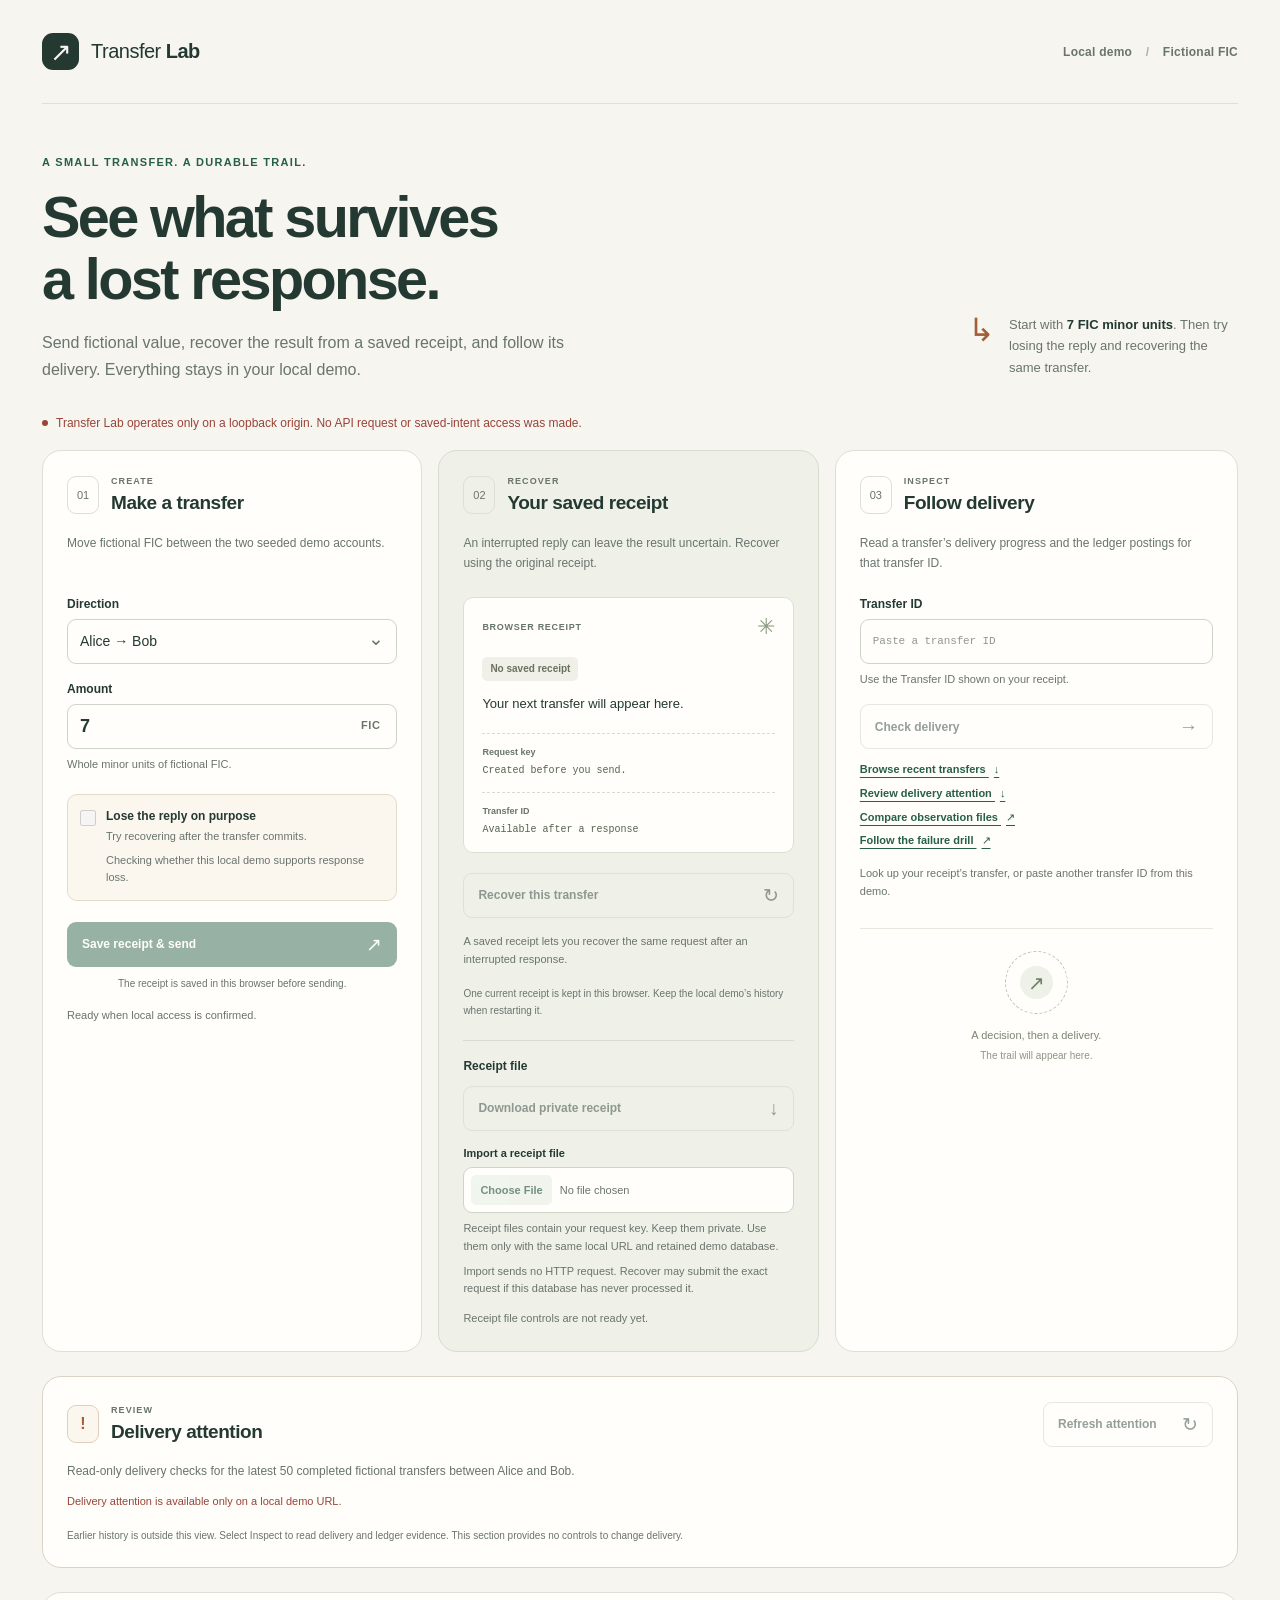
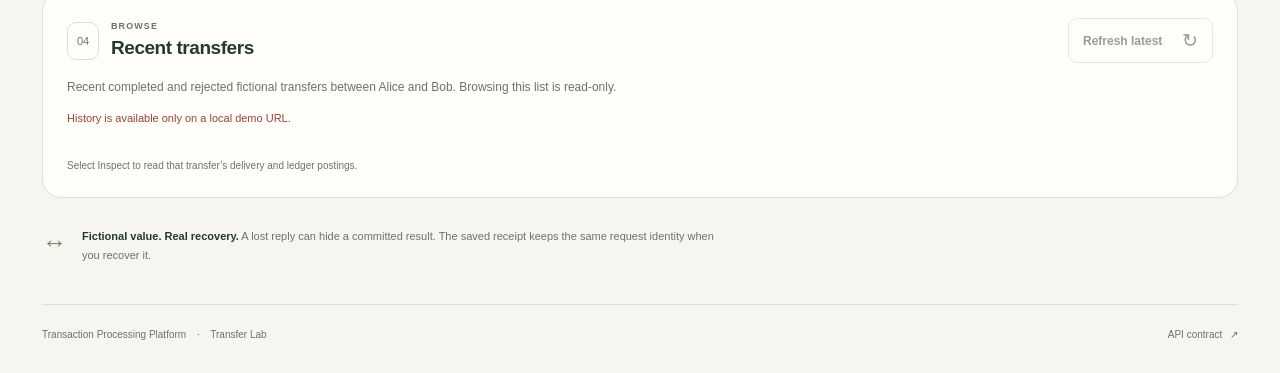
<file: src/main/resources/static/demo/index.html>
<!doctype html>
<html lang="en">
  <head>
    <meta charset="utf-8">
    <meta name="viewport" content="width=device-width, initial-scale=1">
    <meta name="color-scheme" content="light">
    <meta name="description" content="Send a fictional transfer, recover its saved receipt, and inspect durable delivery progress in your local demo.">
    <meta http-equiv="Content-Security-Policy" content="default-src 'none'; script-src 'self'; style-src 'self'; connect-src 'self'; worker-src 'self'; img-src 'self'; font-src 'self'; base-uri 'none'; form-action 'self'; object-src 'none'">
    <title>Transfer Lab · Local demo</title>
    <link rel="icon" href="favicon.svg" type="image/svg+xml">
    <link rel="stylesheet" href="demo.css">
    <script src="delivery-observation.js" defer></script>
    <script src="demo.js" defer></script>
  </head>
  <body>
    <a class="skip-link" href="#main">Skip to the transfer demo</a>
    <div class="page-shell">
      <header class="topbar">
        <a class="brand" href="index.html" aria-label="Transfer Lab home">
          <span class="brand-mark" aria-hidden="true">↗</span>
          <span>Transfer <strong>Lab</strong></span>
        </a>
        <span class="environment-label">Local demo <span aria-hidden="true">/</span> Fictional FIC</span>
      </header>

      <main id="main" tabindex="-1">
        <section class="introduction" aria-labelledby="page-title">
          <div class="intro-copy">
            <p class="eyebrow">A small transfer. A durable trail.</p>
            <h1 id="page-title">See what survives<br>a lost response.</h1>
            <p class="intro-description">Send fictional value, recover the result from a saved receipt, and follow its delivery. Everything stays in your local demo.</p>
          </div>
          <aside class="intro-note" aria-label="How to try the demo">
            <span class="note-symbol" aria-hidden="true">↳</span>
            <p>Start with <strong>7 FIC minor units</strong>. Then try losing the reply and recovering the same transfer.</p>
          </aside>
        </section>

        <p id="origin-message" class="origin-message" role="status" aria-live="polite" data-state="pending">Checking local access…</p>

        <div class="workspace">
          <section class="panel transfer-panel" aria-labelledby="transfer-heading">
            <header class="panel-heading">
              <span class="step-number" aria-hidden="true">01</span>
              <div>
                <p class="section-kicker">Create</p>
                <h2 id="transfer-heading">Make a transfer</h2>
              </div>
            </header>
            <p class="panel-description">Move fictional FIC between the two seeded demo accounts.</p>

            <form id="submit-form" novalidate>
              <div class="field">
                <label for="direction">Direction</label>
                <div class="select-wrap">
                  <select id="direction" name="direction">
                    <option value="alice-to-bob">Alice → Bob</option>
                    <option value="bob-to-alice">Bob → Alice</option>
                  </select>
                </div>
              </div>
              <div class="field">
                <label for="amount">Amount</label>
                <div class="amount-wrap">
                  <input id="amount" name="amount" type="number" min="1" max="9000000000000000" step="1" value="7" inputmode="numeric" required aria-describedby="amount-help">
                  <span class="unit-label" aria-hidden="true">FIC</span>
                </div>
                <p id="amount-help" class="field-help">Whole minor units of fictional FIC.</p>
              </div>

              <div class="simulation-option">
                <label class="checkbox-label" for="drop-response">
                  <input id="drop-response" name="drop-response" type="checkbox" disabled aria-describedby="simulation-status">
                  <span>
                    <strong>Lose the reply on purpose</strong>
                    <span class="checkbox-description">Try recovering after the transfer commits.</span>
                  </span>
                </label>
                <p id="simulation-status" class="field-help" role="status" aria-live="polite">Checking whether this local demo supports response loss.</p>
              </div>

              <button id="submit-transfer" class="button button-primary" type="submit" disabled>
                <span>Save receipt &amp; send</span><span class="button-arrow" aria-hidden="true">↗</span>
              </button>
              <p class="action-note">The receipt is saved in this browser before sending.</p>
              <p id="submit-message" class="action-message" role="status" aria-live="polite" aria-atomic="true">Ready when local access is confirmed.</p>
            </form>
          </section>

          <section class="panel receipt-panel" aria-labelledby="receipt-heading">
            <header class="panel-heading">
              <span class="step-number" aria-hidden="true">02</span>
              <div>
                <p class="section-kicker">Recover</p>
                <h2 id="receipt-heading">Your saved receipt</h2>
              </div>
            </header>
            <p class="panel-description">An interrupted reply can leave the result uncertain. Recover using the original receipt.</p>

            <div class="receipt-paper">
              <div class="receipt-topline">
                <span class="receipt-caption">Browser receipt</span>
                <span class="receipt-decoration" aria-hidden="true">✳</span>
              </div>
              <p id="receipt-state" class="state-label" data-state="empty">No saved receipt</p>
              <p id="receipt-summary" class="receipt-summary">Your next transfer will appear here.</p>
              <dl class="receipt-details">
                <div>
                  <dt>Request key</dt>
                  <dd><code id="receipt-key">Created before you send.</code></dd>
                </div>
                <div>
                  <dt>Transfer ID</dt>
                  <dd><output id="transfer-id">Available after a response</output></dd>
                </div>
              </dl>
            </div>

            <button id="resume-transfer" class="button button-secondary" type="button" disabled>
              <span>Recover this transfer</span><span class="button-arrow" aria-hidden="true">↻</span>
            </button>
            <p id="resume-message" class="action-message" role="status" aria-live="polite" aria-atomic="true">A saved receipt lets you recover the same request after an interrupted response.</p>
            <p class="panel-footnote">One current receipt is kept in this browser. Keep the local demo’s history when restarting it.</p>

            <section class="portable-receipt" aria-labelledby="portable-receipt-heading">
              <h3 id="portable-receipt-heading">Receipt file</h3>
              <button id="download-receipt" class="button button-secondary" type="button" disabled aria-describedby="portable-receipt-help">
                <span>Download private receipt</span><span class="button-arrow" aria-hidden="true">↓</span>
              </button>
              <div class="portable-import">
                <label for="import-receipt">Import a receipt file</label>
                <input id="import-receipt" name="receipt-file" type="file" accept=".json,application/json" disabled aria-describedby="portable-receipt-help portable-import-help portable-receipt-message">
              </div>
              <p id="portable-receipt-help" class="field-help">Receipt files contain your request key. Keep them private. Use them only with the same local URL and retained demo database.</p>
              <p id="portable-import-help" class="field-help">Import sends no HTTP request. Recover may submit the exact request if this database has never processed it.</p>
              <p id="portable-receipt-message" class="action-message" role="status" aria-live="polite" aria-atomic="true">Receipt file controls are not ready yet.</p>
            </section>
          </section>

          <section class="panel lookup-panel" aria-labelledby="lookup-heading">
            <header class="panel-heading">
              <span class="step-number" aria-hidden="true">03</span>
              <div>
                <p class="section-kicker">Inspect</p>
                <h2 id="lookup-heading" tabindex="-1">Follow delivery</h2>
              </div>
            </header>
            <p class="panel-description">Read a transfer’s delivery progress and the ledger postings for that transfer ID.</p>

            <form id="lookup-form" class="lookup-form" novalidate>
              <div class="field">
                <label for="lookup-id">Transfer ID</label>
                <input id="lookup-id" name="transfer-id" class="identifier-input" type="text" placeholder="Paste a transfer ID" required autocomplete="off" autocapitalize="none" spellcheck="false" aria-describedby="lookup-help">
                <p id="lookup-help" class="field-help">Use the Transfer ID shown on your receipt.</p>
              </div>
              <button id="lookup-transfer" class="button button-secondary" type="submit" disabled>
                <span>Check delivery</span><span class="button-arrow" aria-hidden="true">→</span>
              </button>
              <p class="history-browse-link">
                <a href="#recent-transfers">Browse recent transfers <span aria-hidden="true">↓</span></a>
                <a href="#delivery-attention">Review delivery attention <span aria-hidden="true">↓</span></a>
                <a href="compare.html">Compare observation files <span aria-hidden="true">↗</span></a>
                <a href="failure-drill.html">Follow the failure drill <span aria-hidden="true">↗</span></a>
              </p>
            </form>
            <p id="lookup-message" class="action-message" role="status" aria-live="polite" aria-atomic="true">Look up your receipt’s transfer, or paste another transfer ID from this demo.</p>

            <section id="delivery-result" class="delivery-result" hidden aria-label="Transfer delivery and ledger observations">
              <div class="delivery-summary">
                <span class="receipt-caption">Observed delivery</span>
                <output id="delivery-state" class="state-label">Not observed</output>
              </div>
              <dl class="delivery-stages">
                <div>
                  <dt><span class="stage-dot" aria-hidden="true"></span>Transfer decision</dt>
                  <dd><output id="ledger-state">Not observed</output></dd>
                </div>
                <div>
                  <dt><span class="stage-dot" aria-hidden="true"></span>Event publication</dt>
                  <dd><output id="publication-state">Not observed</output></dd>
                </div>
                <div>
                  <dt><span class="stage-dot" aria-hidden="true"></span>Account activity</dt>
                  <dd><output id="projection-state">Not observed</output></dd>
                </div>
              </dl>
              <div class="event-identity">
                <span class="receipt-caption">Event ID</span>
                <output id="event-id">Not available</output>
              </div>
              <p class="field-help">Delivery may continue after the transfer commits. Check again to refresh this observation.</p>

              <section class="delivery-monitor" aria-labelledby="watch-heading">
                <h3 id="watch-heading">Delivery observations</h3>
                <p id="watch-help" class="field-help">Choose Follow delivery for read-only updates for up to 60 seconds. Each read is an independent observation.</p>
                <dl class="delivery-observations">
                  <div>
                    <dt>Publication attempts</dt>
                    <dd><output id="delivery-attempts" aria-live="off">Not observed</output></dd>
                  </div>
                  <div>
                    <dt>Last error code</dt>
                    <dd><output id="delivery-error" aria-live="off">Not observed</output></dd>
                  </div>
                  <div>
                    <dt>Next attempt</dt>
                    <dd><output id="delivery-next-at" aria-live="off">Not observed</output></dd>
                  </div>
                  <div>
                    <dt>Observed at</dt>
                    <dd><output id="delivery-observed-at" aria-live="off">Not observed</output></dd>
                  </div>
                  <div>
                    <dt>Published at</dt>
                    <dd><output id="delivery-published-at" aria-live="off">Not observed</output></dd>
                  </div>
                  <div>
                    <dt>Projected at</dt>
                    <dd><output id="delivery-projected-at" aria-live="off">Not observed</output></dd>
                  </div>
                </dl>
                <div class="watch-controls">
                  <button id="watch-start" class="button button-secondary" type="button" disabled aria-describedby="watch-help watch-status">Follow delivery</button>
                  <button id="watch-stop" class="button button-secondary" type="button" disabled aria-describedby="watch-status">Stop following</button>
                  <button id="download-observation" class="button button-secondary observation-download" type="button" disabled aria-describedby="observation-help observation-message">Download observation</button>
                </div>
                <p id="watch-status" class="field-help" role="status" aria-live="polite" aria-atomic="true" data-watch-state="idle">Not following. Read delivery before starting.</p>
                <p id="observation-help" class="field-help">Observation files do not contain a receipt or recovery key.</p>
                <p class="field-help"><a href="compare.html">Compare two observation files <span aria-hidden="true">↗</span></a> locally in your browser.</p>
                <p id="observation-message" class="action-message" role="status" aria-live="polite" aria-atomic="true">Read delivery before downloading an observation.</p>
              </section>

              <section id="ledger-proof" class="ledger-proof" aria-labelledby="proof-heading">
                <div class="proof-heading">
                  <h3 id="proof-heading">Ledger postings</h3>
                  <output id="proof-state" class="state-label" role="status" aria-live="polite" aria-atomic="true">Not loaded</output>
                </div>
                <div class="proof-identity">
                  <span class="receipt-caption">For this transfer ID</span>
                  <output id="proof-transfer-id">Not loaded</output>
                </div>
                <p id="proof-summary" class="field-help">Check delivery to read this transfer’s ledger evidence.</p>
                <ol id="proof-postings" class="proof-postings" aria-label="Ledger postings for this transfer" hidden></ol>
              </section>
            </section>

            <div class="delivery-empty" aria-hidden="true">
              <span class="empty-orbit"><span>↗</span></span>
              <p>A decision, then a delivery.</p>
              <span>The trail will appear here.</span>
            </div>
          </section>
        </div>

        <section id="delivery-attention" class="panel attention-panel" tabindex="-1" aria-labelledby="attention-heading" aria-describedby="attention-description attention-scope-note">
          <div class="attention-heading">
            <header class="panel-heading">
              <span class="step-number attention-mark" aria-hidden="true">!</span>
              <div>
                <p class="section-kicker">Review</p>
                <h2 id="attention-heading">Delivery attention</h2>
              </div>
            </header>
            <button id="attention-refresh" class="button button-secondary attention-refresh" type="button" disabled aria-controls="attention-items">
              <span>Refresh attention</span><span class="button-arrow" aria-hidden="true">↻</span>
            </button>
          </div>
          <p id="attention-description" class="panel-description">Read-only delivery checks for the latest 50 completed fictional transfers between Alice and Bob.</p>
          <p id="attention-status" class="attention-status" role="status" aria-live="polite" aria-atomic="true">Delivery attention has not been loaded. Choose Refresh attention to check this recent window.</p>
          <ul id="attention-items" class="attention-items" aria-label="Delivery attention in the latest 50 completed demo transfers"></ul>
          <p id="attention-scope-note" class="panel-footnote">Earlier history is outside this view. Select Inspect to read delivery and ledger evidence. This section provides no controls to change delivery.</p>
        </section>

        <section id="recent-transfers" class="panel history-panel" tabindex="-1" aria-labelledby="history-heading" aria-describedby="history-description">
          <div class="history-heading">
            <header class="panel-heading">
              <span class="step-number" aria-hidden="true">04</span>
              <div>
                <p class="section-kicker">Browse</p>
                <h2 id="history-heading">Recent transfers</h2>
              </div>
            </header>
            <button id="history-refresh" class="button button-secondary history-refresh" type="button" disabled aria-controls="history-items">
              <span>Refresh latest</span><span class="button-arrow" aria-hidden="true">↻</span>
            </button>
          </div>
          <p id="history-description" class="panel-description">Recent completed and rejected fictional transfers between Alice and Bob. Browsing this list is read-only.</p>
          <p id="history-status" class="history-status" role="status" aria-live="polite" aria-atomic="true">Recent transfers have not been loaded. Choose Refresh latest to read them.</p>
          <ol id="history-items" class="history-items" aria-label="Recent fictional transfers"></ol>
          <div class="history-pagination">
            <button id="history-older" class="button button-secondary" type="button" hidden disabled aria-controls="history-items">
              <span>Show older transfers</span><span class="button-arrow" aria-hidden="true">↓</span>
            </button>
          </div>
          <p class="panel-footnote">Select Inspect to read that transfer’s delivery and ledger postings.</p>
        </section>

        <section class="boundary-note" aria-label="About this demo">
          <span class="boundary-mark" aria-hidden="true">↔</span>
          <p><strong>Fictional value. Real recovery.</strong> A lost reply can hide a committed result. The saved receipt keeps the same request identity when you recover it.</p>
        </section>
      </main>

      <footer class="footer">
        <span>Transaction Processing Platform <span aria-hidden="true">·</span> Transfer Lab</span>
        <a href="../openapi.yaml">API contract <span aria-hidden="true">↗</span></a>
      </footer>
    </div>
    <noscript><p class="no-script-message">Enable JavaScript to send a fictional transfer, recover a browser receipt, or inspect delivery.</p></noscript>
  </body>
</html>
</file>
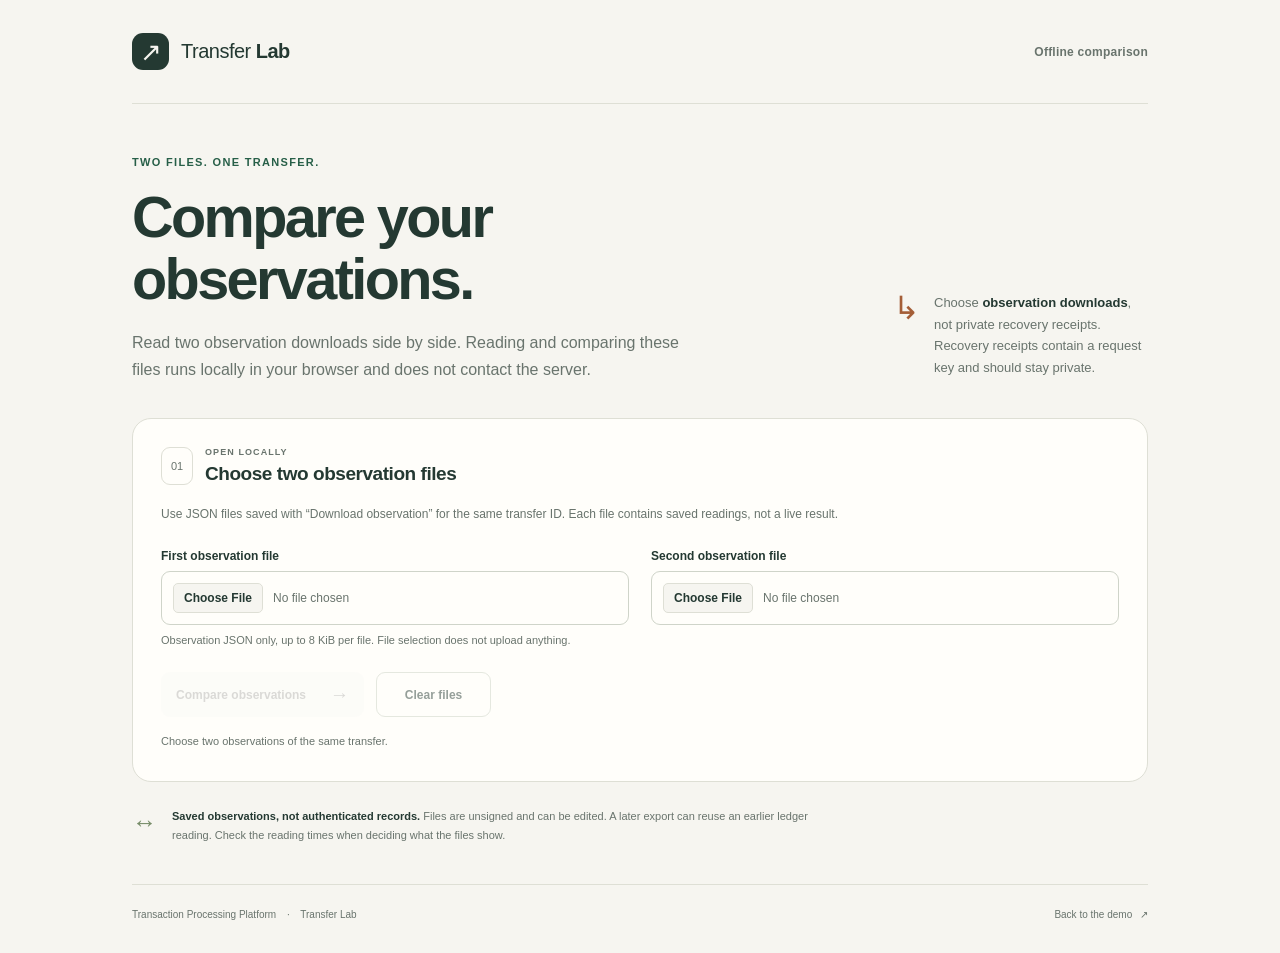
<file: src/main/resources/static/demo/compare.html>
<!doctype html>
<html lang="en">
  <head>
    <meta charset="utf-8">
    <meta name="viewport" content="width=device-width, initial-scale=1">
    <meta name="color-scheme" content="light">
    <meta name="description" content="Compare two downloaded Transfer Lab observations locally in your browser.">
    <meta http-equiv="Content-Security-Policy" content="default-src 'none'; script-src 'self'; style-src 'self'; img-src 'self'; connect-src 'none'; worker-src 'none'; base-uri 'none'; form-action 'none'; object-src 'none'">
    <title>Compare observations · Transfer Lab</title>
    <link rel="icon" href="favicon.svg" type="image/svg+xml">
    <link rel="stylesheet" href="demo.css">
    <link rel="stylesheet" href="compare.css">
    <script src="observation-compare.js" defer></script>
    <script src="observation-compare-ui.js" defer></script>
  </head>
  <body class="comparison-page">
    <a class="skip-link" href="#main">Skip to observation comparison</a>
    <div class="page-shell">
      <header class="topbar">
        <a class="brand" href="index.html" aria-label="Back to Transfer Lab demo">
          <span class="brand-mark" aria-hidden="true">↗</span>
          <span>Transfer <strong>Lab</strong></span>
        </a>
        <span class="environment-label">Offline comparison</span>
      </header>

      <main id="main" tabindex="-1">
        <section class="introduction compare-introduction" aria-labelledby="page-title">
          <div class="intro-copy">
            <p class="eyebrow">Two files. One transfer.</p>
            <h1 id="page-title">Compare your<br>observations.</h1>
            <p class="intro-description">Read two observation downloads side by side. Reading and comparing these files runs locally in your browser and does not contact the server.</p>
          </div>
          <aside class="intro-note" aria-label="File privacy">
            <span class="note-symbol" aria-hidden="true">↳</span>
            <p>Choose <strong>observation downloads</strong>, not private recovery receipts. Recovery receipts contain a request key and should stay private.</p>
          </aside>
        </section>

        <section class="panel compare-picker" aria-labelledby="choose-heading">
          <header class="panel-heading">
            <span class="step-number" aria-hidden="true">01</span>
            <div>
              <p class="section-kicker">Open locally</p>
              <h2 id="choose-heading">Choose two observation files</h2>
            </div>
          </header>
          <p class="panel-description">Use JSON files saved with “Download observation” for the same transfer ID. Each file contains saved readings, not a live result.</p>
          <div class="compare-file-grid">
            <div class="field compare-file-field">
              <label for="first-report">First observation file</label>
              <input id="first-report" type="file" accept=".json,application/json" aria-describedby="compare-file-help">
            </div>
            <div class="field compare-file-field">
              <label for="second-report">Second observation file</label>
              <input id="second-report" type="file" accept=".json,application/json" aria-describedby="compare-file-help">
            </div>
          </div>
          <p id="compare-file-help" class="field-help">Observation JSON only, up to 8 KiB per file. File selection does not upload anything.</p>
          <div class="compare-actions">
            <button id="compare-reports" class="button" type="button" disabled>
              <span>Compare observations</span><span class="button-arrow" aria-hidden="true">→</span>
            </button>
            <button id="clear-reports" class="button button-secondary" type="button" disabled>Clear files</button>
          </div>
          <p id="compare-status" class="action-message compare-status" role="status" aria-live="polite" aria-atomic="true" data-state="neutral">Choose two observations of the same transfer.</p>
        </section>

        <section id="compare-result" class="panel compare-result" hidden aria-labelledby="compare-result-heading">
          <header class="panel-heading">
            <span class="step-number" aria-hidden="true">02</span>
            <div>
              <p class="section-kicker">Side by side</p>
              <h2 id="compare-result-heading">For this transfer ID</h2>
            </div>
          </header>
          <dl class="compare-metadata">
            <div class="compare-identity">
              <dt>Transfer ID</dt>
              <dd id="compare-transfer-id"></dd>
            </div>
          </dl>
          <div class="compare-metadata compare-timestamps">
            <section aria-labelledby="compare-first-clock">
              <h3 id="compare-first-clock">First file</h3>
              <dl>
                <div><dt>Exported at</dt><dd><time id="compare-first-time"></time></dd></div>
                <div><dt>Delivery read at</dt><dd><time id="compare-first-delivery-time"></time></dd></div>
                <div><dt>Ledger read at</dt><dd><time id="compare-first-ledger-time"></time></dd></div>
              </dl>
            </section>
            <section aria-labelledby="compare-second-clock">
              <h3 id="compare-second-clock">Second file</h3>
              <dl>
                <div><dt>Exported at</dt><dd><time id="compare-second-time"></time></dd></div>
                <div><dt>Delivery read at</dt><dd><time id="compare-second-delivery-time"></time></dd></div>
                <div><dt>Ledger read at</dt><dd><time id="compare-second-ledger-time"></time></dd></div>
              </dl>
            </section>
          </div>
          <p id="compare-order-note" class="compare-order-note" hidden></p>
          <table class="compare-table">
            <caption>Saved observations by field. “First” and “Second” follow your file selections, not chronological order.</caption>
            <colgroup><col class="compare-field-column"><col><col><col class="compare-verdict-column"></colgroup>
            <thead>
              <tr><th scope="col">Field</th><th scope="col">First file</th><th scope="col">Second file</th><th scope="col">Comparison</th></tr>
            </thead>
            <tbody id="compare-rows"></tbody>
          </table>
        </section>

        <section class="boundary-note compare-boundary" aria-label="Limits of observation files">
          <span class="boundary-mark" aria-hidden="true">↔</span>
          <p><strong>Saved observations, not authenticated records.</strong> Files are unsigned and can be edited. A later export can reuse an earlier ledger reading. Check the reading times when deciding what the files show.</p>
        </section>
      </main>

      <footer class="footer">
        <span>Transaction Processing Platform <span aria-hidden="true">·</span> Transfer Lab</span>
        <a href="index.html">Back to the demo <span aria-hidden="true">↗</span></a>
      </footer>
    </div>
    <noscript><p class="no-script-message">Enable JavaScript to compare observation files locally in your browser.</p></noscript>
  </body>
</html>
</file>
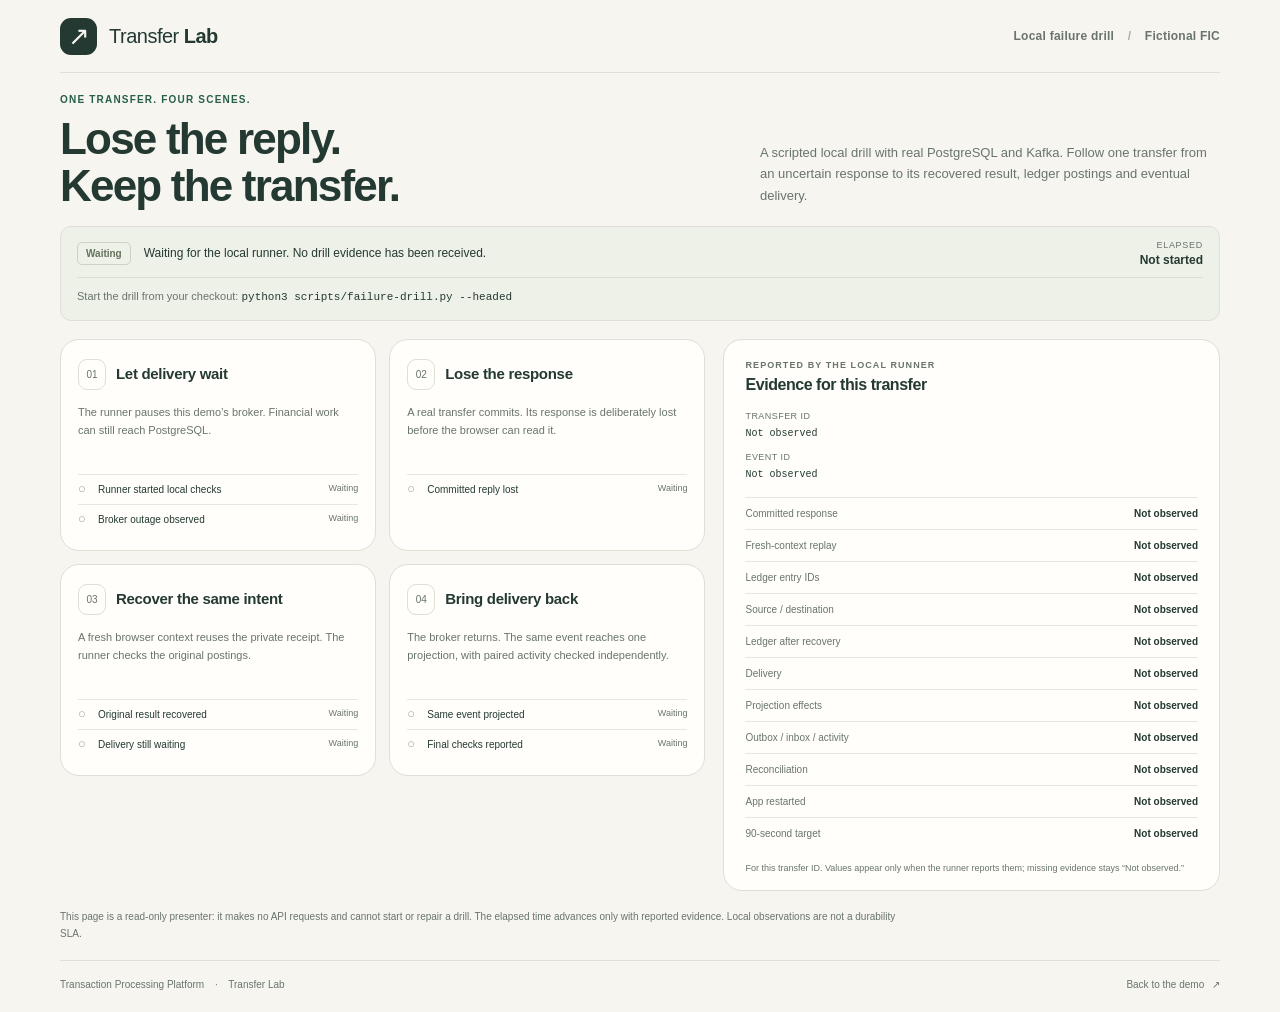
<file: src/main/resources/static/demo/failure-drill.html>
<!doctype html>
<html lang="en">
  <head>
    <meta charset="utf-8">
    <meta name="viewport" content="width=device-width, initial-scale=1">
    <meta name="color-scheme" content="light">
    <meta name="description" content="Follow a local Transfer Lab failure drill from a lost response to checked ledger and delivery evidence.">
    <meta http-equiv="Content-Security-Policy" content="default-src 'none'; script-src 'self'; style-src 'self'; img-src 'self'; connect-src 'none'; worker-src 'none'; form-action 'none'; base-uri 'none'; object-src 'none'">
    <title>Transfer Lab · Failure drill</title>
    <link rel="icon" href="favicon.svg" type="image/svg+xml">
    <link rel="stylesheet" href="demo.css">
    <link rel="stylesheet" href="failure-drill.css">
    <script src="failure-drill.js" defer></script>
  </head>
  <body class="drill-view">
    <a class="skip-link" href="#main">Skip to the failure drill</a>
    <div class="page-shell">
      <header class="topbar">
        <a class="brand" href="index.html" aria-label="Transfer Lab home">
          <span class="brand-mark" aria-hidden="true">↗</span>
          <span>Transfer <strong>Lab</strong></span>
        </a>
        <span class="environment-label">Local failure drill <span aria-hidden="true">/</span> Fictional FIC</span>
      </header>

      <main id="main" tabindex="-1">
        <section class="drill-introduction" aria-labelledby="page-title">
          <div>
            <p class="eyebrow">One transfer. Four scenes.</p>
            <h1 id="page-title">Lose the reply.<br>Keep the transfer.</h1>
          </div>
          <p class="drill-description">A scripted local drill with real PostgreSQL and Kafka. Follow one transfer from an uncertain response to its recovered result, ledger postings and eventual delivery.</p>
        </section>

        <section class="drill-status-panel" aria-label="Drill progress">
          <div class="drill-status-line">
            <span id="drill-mode" class="drill-mode" data-state="waiting">Waiting</span>
            <p id="drill-status" role="status" aria-live="polite" aria-atomic="true" data-stage="idle">Waiting for the local runner. No drill evidence has been received.</p>
            <div class="drill-clock"><span>Elapsed</span><output id="drill-elapsed" aria-live="off">Not started</output></div>
          </div>
          <p id="drill-launch-tip" class="drill-launch-tip">Start the drill from your checkout: <code>python3 scripts/failure-drill.py --headed</code></p>
        </section>

        <div class="drill-layout">
          <section class="drill-story" aria-label="Four-scene checklist">
            <ol class="drill-scenes">
              <li class="panel drill-scene" data-scene="outage">
                <header><span class="step-number" aria-hidden="true">01</span><h2>Let delivery wait</h2></header>
                <p>The runner pauses this demo’s broker. Financial work can still reach PostgreSQL.</p>
                <ul class="drill-steps">
                  <li data-stage="preparing" data-state="waiting"><span class="drill-check" aria-hidden="true">○</span><span>Runner started local checks</span><span class="drill-step-state">Waiting</span></li>
                  <li data-stage="broker-offline" data-state="waiting"><span class="drill-check" aria-hidden="true">○</span><span>Broker outage observed</span><span class="drill-step-state">Waiting</span></li>
                </ul>
              </li>
              <li class="panel drill-scene" data-scene="response">
                <header><span class="step-number" aria-hidden="true">02</span><h2>Lose the response</h2></header>
                <p>A real transfer commits. Its response is deliberately lost before the browser can read it.</p>
                <ul class="drill-steps">
                  <li data-stage="reply-lost" data-state="waiting"><span class="drill-check" aria-hidden="true">○</span><span>Committed reply lost</span><span class="drill-step-state">Waiting</span></li>
                </ul>
              </li>
              <li class="panel drill-scene" data-scene="recovery">
                <header><span class="step-number" aria-hidden="true">03</span><h2>Recover the same intent</h2></header>
                <p>A fresh browser context reuses the private receipt. The runner checks the original postings.</p>
                <ul class="drill-steps">
                  <li data-stage="receipt-recovered" data-state="waiting"><span class="drill-check" aria-hidden="true">○</span><span>Original result recovered</span><span class="drill-step-state">Waiting</span></li>
                  <li data-stage="delivery-pending" data-state="waiting"><span class="drill-check" aria-hidden="true">○</span><span>Delivery still waiting</span><span class="drill-step-state">Waiting</span></li>
                </ul>
              </li>
              <li class="panel drill-scene" data-scene="delivery">
                <header><span class="step-number" aria-hidden="true">04</span><h2>Bring delivery back</h2></header>
                <p>The broker returns. The same event reaches one projection, with paired activity checked independently.</p>
                <ul class="drill-steps">
                  <li data-stage="delivery-projected" data-state="waiting"><span class="drill-check" aria-hidden="true">○</span><span>Same event projected</span><span class="drill-step-state">Waiting</span></li>
                  <li data-stage="verified" data-state="waiting"><span class="drill-check" aria-hidden="true">○</span><span>Final checks reported</span><span class="drill-step-state">Waiting</span></li>
                </ul>
              </li>
            </ol>
            <section id="drill-result" class="drill-result" hidden aria-labelledby="drill-result-heading" data-stage="failed">
              <h2 id="drill-result-heading"></h2>
              <p id="drill-result-message"></p>
            </section>
          </section>

          <section class="panel drill-evidence" aria-labelledby="evidence-heading">
            <header class="drill-evidence-heading"><p class="section-kicker">Reported by the local runner</p><h2 id="evidence-heading">Evidence for this transfer</h2></header>
            <dl class="drill-identities">
              <div><dt>Transfer ID</dt><dd id="drill-transfer-id">Not observed</dd></div>
              <div><dt>Event ID</dt><dd id="drill-event-id">Not observed</dd></div>
            </dl>
            <dl class="drill-evidence-rows">
              <div><dt>Committed response</dt><dd id="drill-http-status">Not observed</dd></div>
              <div><dt>Fresh-context replay</dt><dd id="drill-replay-status">Not observed</dd></div>
              <div><dt>Ledger entry IDs</dt><dd id="drill-posting-ids">Not observed</dd></div>
              <div><dt>Source / destination</dt><dd id="drill-ledger-deltas">Not observed</dd></div>
              <div><dt>Ledger after recovery</dt><dd id="drill-ledger-check">Not observed</dd></div>
              <div><dt>Delivery</dt><dd id="drill-delivery-state">Not observed</dd></div>
              <div><dt>Projection effects</dt><dd id="drill-projection-count">Not observed</dd></div>
              <div><dt>Outbox / inbox / activity</dt><dd id="drill-effects">Not observed</dd></div>
              <div><dt>Reconciliation</dt><dd id="drill-event-check">Not observed</dd></div>
              <div><dt>App restarted</dt><dd id="drill-app-restarted">Not observed</dd></div>
              <div><dt>90-second target</dt><dd id="drill-within-target">Not observed</dd></div>
            </dl>
            <p class="drill-evidence-note">For this transfer ID. Values appear only when the runner reports them; missing evidence stays “Not observed.”</p>
          </section>
        </div>

        <p class="drill-boundary">This page is a read-only presenter: it makes no API requests and cannot start or repair a drill. The elapsed time advances only with reported evidence. Local observations are not a durability SLA.</p>
      </main>

      <footer class="footer"><span>Transaction Processing Platform <span aria-hidden="true">·</span> Transfer Lab</span><a href="index.html">Back to the demo <span aria-hidden="true">↗</span></a></footer>
    </div>
    <noscript><p class="no-script-message">Enable JavaScript to display evidence from the local failure-drill runner.</p></noscript>
  </body>
</html>
</file>
<file: src/main/resources/static/demo/demo.css>
@charset "UTF-8";

:root {
  color-scheme: light;
  --paper: #f6f5f0;
  --surface: #fffefa;
  --ink: #243932;
  --muted: #69746d;
  --line: #dedfd5;
  --green: #275f48;
  --green-dark: #174630;
  --green-pale: #e7eee5;
  --warm: #a45e37;
  --warm-pale: #f5e9dc;
  --red: #994438;
  --red-pale: #faebe6;
  --radius: 19px;
  font-family: -apple-system, BlinkMacSystemFont, "Segoe UI", sans-serif;
  font-synthesis: none;
  text-rendering: optimizeLegibility;
  -webkit-font-smoothing: antialiased;
}

* { box-sizing: border-box; }
[hidden] { display: none !important; }
body { margin: 0; background: var(--paper); color: var(--ink); }
button, input, select { font: inherit; }
button, input, select, a { -webkit-tap-highlight-color: transparent; }
button, select { cursor: pointer; }
a { color: inherit; text-underline-offset: 4px; }
button:disabled, input:disabled, select:disabled { cursor: not-allowed; }
button:disabled { opacity: .48; }
:focus-visible { outline: 3px solid #bd743e; outline-offset: 4px; }
::selection { background: #d8e6ca; color: #173e2a; }

.page-shell { max-width: 1280px; margin: 0 auto; padding: 0 42px; }
.skip-link { position: fixed; top: 14px; left: 18px; z-index: 5; padding: 12px 17px; border-radius: 8px; background: var(--ink); color: white; transform: translateY(-160%); }
.skip-link:focus { transform: translateY(0); }
.topbar { min-height: 104px; display: flex; justify-content: space-between; align-items: center; gap: 20px; border-bottom: 1px solid var(--line); }
.brand { display: inline-flex; gap: 12px; align-items: center; font-size: 20px; letter-spacing: -.5px; text-decoration: none; }
.brand strong { font-weight: 750; }
.brand-mark { display: grid; place-items: center; width: 37px; height: 37px; color: var(--paper); background: var(--ink); border-radius: 11px; font-size: 26px; line-height: 1; }
.environment-label { color: var(--muted); font-size: 12px; font-weight: 600; letter-spacing: .02em; }
.environment-label > span { margin: 0 10px; color: #acb1a6; }
.introduction { display: flex; align-items: flex-end; justify-content: space-between; gap: 58px; padding: 52px 0 30px; }
.intro-copy { max-width: 675px; }
.eyebrow, .section-kicker { margin: 0; font-size: 11px; font-weight: 750; letter-spacing: .12em; text-transform: uppercase; }
.eyebrow { color: var(--green); margin-bottom: 19px; }
h1 { font-size: clamp(39px, 4.5vw, 58px); line-height: 1.07; font-weight: 650; letter-spacing: -2.6px; margin: 0; }
.intro-description { margin: 20px 0 0; color: var(--muted); font-size: 16px; line-height: 1.65; max-width: 560px; }
.intro-note { display: flex; gap: 14px; align-items: flex-start; max-width: 270px; margin-bottom: 5px; }
.note-symbol { color: var(--warm); font-size: 32px; line-height: 1; }
.intro-note p { font-size: 13px; line-height: 1.65; color: var(--muted); margin: 0; }
.intro-note strong { color: var(--ink); font-weight: 650; }
.origin-message { display: flex; align-items: center; gap: 8px; min-height: 19px; margin: 0 0 18px; color: var(--muted); font-size: 12px; line-height: 1.5; }
.origin-message::before { content: ""; width: 6px; height: 6px; background: currentColor; border-radius: 50%; flex-shrink: 0; }
.workspace { display: grid; grid-template-columns: 1fr 1fr 1.06fr; gap: 16px; align-items: stretch; }
.panel { min-width: 0; border: 1px solid var(--line); border-radius: var(--radius); padding: 25px 24px 23px; background: var(--surface); }
.panel-heading { display: flex; gap: 12px; align-items: center; }
.step-number { display: grid; place-items: center; width: 32px; height: 38px; flex-shrink: 0; border: 1px solid var(--line); border-radius: 9px; color: var(--muted); font-size: 11px; font-variant-numeric: tabular-nums; }
.section-kicker { color: var(--muted); font-size: 9px; margin-bottom: 5px; }
h2 { margin: 0; font-size: 19px; line-height: 1.25; font-weight: 650; letter-spacing: -.45px; }
.panel-description { color: var(--muted); font-size: 12px; line-height: 1.65; min-height: 40px; margin: 19px 0 23px; }
.field { margin-bottom: 18px; min-width: 0; }
label { display: block; font-size: 12px; font-weight: 650; margin-bottom: 8px; }
input[type="text"], input[type="number"], select { display: block; width: 100%; height: 45px; border: 1px solid #cfd4c9; border-radius: 9px; color: var(--ink); background: #fffefa; padding: 0 12px; font-size: 14px; transition: border-color 130ms ease, box-shadow 130ms ease; }
input::placeholder { color: #91988e; opacity: 1; }
input:focus, select:focus { border-color: var(--green); box-shadow: 0 0 0 3px #275f4810; }
input[aria-invalid="true"] { border-color: var(--red); }
.select-wrap { position: relative; }
.select-wrap select { appearance: none; padding-right: 33px; }
.select-wrap::after { content: "⌄"; position: absolute; right: 13px; top: 8px; pointer-events: none; font-size: 19px; color: var(--muted); }
.amount-wrap { position: relative; }
.amount-wrap input { padding-right: 72px; font-variant-numeric: tabular-nums; font-size: 18px; font-weight: 600; }
.unit-label { position: absolute; right: 17px; top: 15px; font-size: 11px; font-weight: 700; letter-spacing: .05em; color: var(--muted); pointer-events: none; }
.field-help { margin: 7px 0 0; color: var(--muted); font-size: 11px; line-height: 1.6; }
.simulation-option { border: 1px solid #e5daca; background: #fbf7ef; border-radius: 10px; padding: 13px 12px; margin: 21px 0 21px; }
.checkbox-label { display: flex; align-items: flex-start; gap: 10px; cursor: pointer; margin: 0; font-size: 11px; line-height: 1.45; }
.checkbox-label input { margin: 2px 0 0; width: 16px; height: 16px; flex: 0 0 16px; accent-color: var(--green); }
.checkbox-label strong { display: block; color: var(--ink); font-size: 12px; font-weight: 650; }
.checkbox-description { display: block; margin-top: 3px; color: var(--muted); font-size: 11px; font-weight: 400; }
.simulation-option .field-help { margin-left: 26px; }
.button { width: 100%; min-height: 45px; padding: 12px 14px; display: flex; align-items: center; justify-content: space-between; gap: 10px; border-radius: 9px; border: 1px solid transparent; font-size: 12px; font-weight: 650; line-height: 1.5; text-align: left; transition: background-color 130ms ease, border-color 130ms ease, transform 130ms ease; }
.button-primary { background: var(--green); color: #fffefa; }
.button-primary:hover:not(:disabled) { background: var(--green-dark); }
.button-secondary { background: transparent; color: var(--ink); border-color: #cad1c3; }
.button-secondary:hover:not(:disabled) { background: var(--green-pale); border-color: #b0c4ac; }
.button:active:not(:disabled) { transform: translateY(1px); }
.button-arrow { font-size: 19px; line-height: 1; font-weight: 400; }
.action-note { margin: 9px 0 0; color: var(--muted); font-size: 10px; line-height: 1.6; text-align: center; }
.action-message { color: var(--muted); margin: 14px 0 0; min-height: 37px; font-size: 11px; line-height: 1.7; overflow-wrap: anywhere; }
.receipt-panel { background: #eff1e9; border-color: #d6dccf; }
.receipt-paper { position: relative; background: #fffefa; padding: 18px 18px 0; border: 1px solid #dce0d3; border-radius: 10px; margin-bottom: 20px; }
.receipt-topline { display: flex; justify-content: space-between; align-items: center; margin-bottom: 19px; }
.receipt-caption { display: block; color: var(--muted); font-size: 9px; font-weight: 700; letter-spacing: .08em; text-transform: uppercase; }
.receipt-decoration { color: #8a9a80; font-size: 22px; line-height: 1; }
.state-label { display: inline-block; max-width: 100%; margin: 0; padding: 5px 8px; border-radius: 5px; background: #f0f0e9; color: #687261; font-size: 10px; font-weight: 700; line-height: 1.4; overflow-wrap: anywhere; }
.receipt-summary { margin: 13px 0 18px; color: var(--ink); font-size: 13px; line-height: 1.6; overflow-wrap: anywhere; }
.receipt-details { margin: 0; }
.receipt-details > div { border-top: 1px dashed #d8dccf; padding: 13px 0; }
.receipt-details dt { font-size: 9px; color: var(--muted); margin-bottom: 6px; font-weight: 600; }
.receipt-details dd { margin: 0; }
.receipt-details code, .receipt-details output, .event-identity output { display: block; color: #53634f; font-family: ui-monospace, "SFMono-Regular", Consolas, monospace; font-size: 10px; line-height: 1.65; overflow-wrap: anywhere; }
.panel-footnote { color: var(--muted); margin: 16px 0 0; font-size: 10px; line-height: 1.7; }
.portable-receipt { min-width: 0; margin-top: 21px; padding-top: 18px; border-top: 1px solid #d6dccf; }
.portable-receipt h3 { margin: 0 0 13px; font-size: 12px; font-weight: 650; }
.portable-import { min-width: 0; margin-top: 16px; }
.portable-import label { font-size: 11px; }
.portable-import input[type="file"] { display: block; width: 100%; max-width: 100%; min-width: 0; min-height: 45px; padding: 7px; overflow: hidden; border: 1px solid #cfd4c9; border-radius: 9px; background: var(--surface); color: var(--muted); font-size: 11px; line-height: 1.5; }
.portable-import input::file-selector-button { margin-right: 8px; padding: 7px 9px; border: 0; border-radius: 5px; background: var(--green-pale); color: var(--green-dark); font: inherit; font-weight: 650; cursor: pointer; }
.portable-import input:disabled::file-selector-button { opacity: .6; cursor: not-allowed; }
.portable-receipt .field-help { overflow-wrap: anywhere; }
.portable-receipt .action-message { min-height: 0; margin-top: 11px; }
.identifier-input { font-family: ui-monospace, "SFMono-Regular", Consolas, monospace; font-size: 11px !important; letter-spacing: -.15px; }
.lookup-form .field { margin-bottom: 16px; }
.lookup-panel .action-message { min-height: 36px; }
.delivery-empty { margin: 27px 0 8px; padding: 22px 8px; border-top: 1px solid #e6e7dd; text-align: center; }
.empty-orbit { display: grid; place-items: center; width: 63px; height: 63px; margin: 0 auto 13px; border: 1px dashed #b9c7ae; border-radius: 50%; color: #6d8365; transform: rotate(-15deg); }
.empty-orbit > span { display: grid; place-items: center; width: 33px; height: 33px; background: #edf1e7; border-radius: 50%; font-size: 20px; transform: rotate(15deg); }
.delivery-empty p { margin: 0; color: #7b8671; font-size: 11px; line-height: 1.6; }
.delivery-empty > span:last-child { display: block; color: #8e9686; font-size: 10px; margin-top: 3px; line-height: 1.5; }
#delivery-result:not([hidden]) + .delivery-empty { display: none; }
.delivery-result { margin-top: 21px; border-top: 1px solid var(--line); padding-top: 18px; }
.delivery-summary { display: flex; justify-content: space-between; align-items: center; flex-wrap: wrap; gap: 8px; margin-bottom: 17px; }
.delivery-stages { margin: 0; }
.delivery-stages > div { display: flex; justify-content: space-between; align-items: baseline; gap: 10px; padding: 11px 0; border-bottom: 1px solid #e5e7dc; }
.delivery-stages dt { display: flex; align-items: center; gap: 7px; color: var(--muted); font-size: 10px; line-height: 1.5; }
.stage-dot { width: 5px; height: 5px; background: #a9b49e; border-radius: 50%; flex-shrink: 0; }
.delivery-stages dd { margin: 0; max-width: 53%; text-align: right; color: var(--ink); font-size: 10px; font-weight: 650; line-height: 1.5; overflow-wrap: anywhere; }
.event-identity { margin-top: 18px; }
.event-identity output { margin-top: 7px; }
.delivery-result > .field-help { font-size: 10px; margin-top: 16px; }
.delivery-monitor { min-width: 0; margin-top: 21px; padding-top: 18px; border-top: 1px solid var(--line); }
.delivery-monitor h3 { margin: 0; font-size: 12px; font-weight: 650; }
.delivery-monitor > .field-help { font-size: 10px; overflow-wrap: anywhere; }
.delivery-observations { margin: 13px 0 16px; }
.delivery-observations > div { display: grid; grid-template-columns: minmax(0, .9fr) minmax(0, 1.1fr); align-items: baseline; gap: 8px 12px; padding: 9px 0; border-bottom: 1px solid #e5e7dc; }
.delivery-observations dt { min-width: 0; color: var(--muted); font-size: 10px; line-height: 1.6; }
.delivery-observations dd { min-width: 0; margin: 0; text-align: right; }
.delivery-observations output { display: block; max-width: 100%; font-family: ui-monospace, "SFMono-Regular", Consolas, monospace; font-size: 10px; line-height: 1.65; font-variant-numeric: tabular-nums; overflow-wrap: anywhere; }
.watch-controls { display: grid; grid-template-columns: minmax(0, 1fr) minmax(0, 1fr); gap: 9px; min-width: 0; }
.watch-controls .button { min-width: 0; padding: 10px 9px; justify-content: center; font-size: 11px; text-align: center; overflow-wrap: anywhere; }
.watch-controls .observation-download { grid-column: 1 / -1; }
.delivery-monitor .action-message { min-height: 0; margin-top: 8px; font-size: 10px; }
.ledger-proof { margin-top: 21px; padding-top: 18px; border-top: 1px solid var(--line); min-width: 0; }
.proof-heading { display: flex; justify-content: space-between; align-items: center; flex-wrap: wrap; gap: 9px; }
.proof-heading h3 { margin: 0; font-size: 12px; font-weight: 650; }
.proof-identity { margin-top: 15px; }
.proof-identity output, .proof-account code, .proof-entry-id { display: block; max-width: 100%; min-width: 0; font-family: ui-monospace, "SFMono-Regular", Consolas, monospace; font-size: 10px; line-height: 1.65; overflow-wrap: anywhere; }
.proof-identity output { margin-top: 6px; color: #53634f; }
.proof-postings { list-style: none; margin: 14px 0 0; padding: 0; }
.proof-posting { padding: 11px 12px; border: 1px solid #dde2d5; border-radius: 9px; background: #f8f9f2; min-width: 0; }
.proof-posting + .proof-posting { margin-top: 9px; }
.proof-posting-heading { display: flex; align-items: baseline; justify-content: space-between; flex-wrap: wrap; gap: 6px; font-size: 11px; line-height: 1.5; }
.proof-direction { color: var(--muted); }
.proof-amount { font-weight: 700; font-variant-numeric: tabular-nums; overflow-wrap: anywhere; }
.proof-amount[data-direction="credit"] { color: var(--green); }
.proof-account { margin: 8px 0 0; color: #53634f; font-size: 10px; line-height: 1.6; }
.proof-account code { margin-top: 2px; }
.proof-entry { display: flex; align-items: baseline; flex-wrap: wrap; gap: 3px 7px; min-width: 0; margin-top: 7px; font-size: 9px; color: var(--muted); }
.proof-entry-id { color: #53634f; }
.history-browse-link { display: flex; flex-direction: column; align-items: flex-start; gap: 6px; margin: 12px 0 0; font-size: 11px; line-height: 1.6; }
.history-browse-link a { color: var(--green); font-weight: 600; }
.history-browse-link a > span { margin-left: 5px; }
.attention-panel { margin-top: 24px; scroll-margin-top: 24px; border-color: #d9d4c5; }
.attention-heading { display: flex; align-items: center; justify-content: space-between; flex-wrap: wrap; gap: 18px; }
.attention-mark { color: var(--warm); border-color: #dfd0b8; background: #fbf7ef; font-size: 16px; font-weight: 650; }
.attention-refresh { width: auto; min-width: 170px; }
.attention-panel > .panel-description { min-height: 0; max-width: 750px; margin: 15px 0 11px; }
.attention-status { min-height: 19px; margin: 0 0 13px; color: var(--muted); font-size: 11px; line-height: 1.7; overflow-wrap: anywhere; }
.attention-items { list-style: none; margin: 0; padding: 0; }
.attention-row { display: grid; grid-template-columns: minmax(0, 1fr) auto; align-items: center; gap: 18px; min-width: 0; padding: 15px 12px; border: 1px solid var(--line); border-left: 3px solid #b9b5a4; border-radius: 10px; background: #fbfaf5; }
.attention-row + .attention-row { margin-top: 9px; }
.attention-summary { display: grid; grid-template-columns: minmax(0, .9fr) minmax(0, 1fr) minmax(0, .7fr) minmax(0, 1.7fr); align-items: center; gap: 10px 18px; min-width: 0; }
.attention-summary > * { min-width: 0; overflow-wrap: anywhere; }
.attention-state { justify-self: start; max-width: 100%; padding: 5px 8px; border-radius: 5px; background: var(--warm-pale); color: var(--warm); font-size: 10px; font-weight: 700; line-height: 1.5; }
.attention-direction { font-size: 13px; font-weight: 650; line-height: 1.6; }
.attention-amount { font-size: 13px; font-weight: 650; line-height: 1.6; font-variant-numeric: tabular-nums; }
.attention-details { color: var(--muted); font-size: 11px; line-height: 1.7; }
.attention-row[data-attention-state="BLOCKED"] { border-left-color: var(--warm); }
.attention-row[data-attention-state="BLOCKED"] .attention-state { background: var(--warm-pale); color: var(--warm); }
.attention-row[data-attention-state="INCONSISTENT"] { border-left-color: var(--red); }
.attention-row[data-attention-state="INCONSISTENT"] .attention-state { background: var(--red-pale); color: var(--red); }
.history-panel { margin-top: 24px; scroll-margin-top: 24px; }
.history-heading { display: flex; align-items: center; justify-content: space-between; flex-wrap: wrap; gap: 18px; }
.history-refresh { width: auto; min-width: 145px; }
.history-panel > .panel-description { min-height: 0; max-width: 750px; margin: 15px 0 11px; }
.history-status { min-height: 19px; margin: 0 0 13px; color: var(--muted); font-size: 11px; line-height: 1.7; overflow-wrap: anywhere; }
.history-items { list-style: none; margin: 0; padding: 0; }
.history-row { display: grid; grid-template-columns: minmax(0, 1fr) auto; align-items: center; gap: 18px; padding: 16px 0; border-top: 1px solid var(--line); min-width: 0; }
.history-row:last-child { border-bottom: 1px solid var(--line); }
.history-summary { display: grid; grid-template-columns: minmax(0, 1.3fr) minmax(0, .85fr) minmax(0, 1fr) minmax(0, 1.3fr); align-items: center; gap: 10px 18px; min-width: 0; }
.history-summary > * { min-width: 0; overflow-wrap: anywhere; }
.history-direction { font-size: 13px; font-weight: 650; line-height: 1.6; }
.history-amount { color: var(--ink); font-size: 13px; font-weight: 650; line-height: 1.6; font-variant-numeric: tabular-nums; }
.history-state { justify-self: start; max-width: 100%; padding: 5px 8px; border-radius: 5px; background: #f0f0e9; color: var(--muted); font-size: 10px; font-weight: 700; line-height: 1.5; }
.history-state[data-state="COMPLETED"] { background: var(--green-pale); color: var(--green-dark); }
.history-state[data-state="REJECTED"] { background: var(--red-pale); color: var(--red); }
.history-time { display: grid; gap: 3px; color: var(--muted); font-size: 11px; line-height: 1.6; font-variant-numeric: tabular-nums; }
.history-reference { color: #53634f; font-size: 10px; }
.history-inspect, .attention-inspect { display: flex; align-items: center; justify-content: center; justify-self: end; gap: 8px; width: auto; min-height: 40px; padding: 9px 14px; border: 1px solid #cad1c3; border-radius: 8px; background: transparent; color: var(--ink); font: inherit; font-size: 11px; font-weight: 650; line-height: 1.5; text-align: center; }
.history-inspect:hover:not(:disabled), .attention-inspect:hover:not(:disabled) { background: var(--green-pale); border-color: #b0c4ac; }
.history-pagination { display: flex; justify-content: flex-end; }
.history-pagination .button:not([hidden]) { width: auto; min-width: 190px; margin-top: 16px; }
.boundary-note { display: flex; align-items: flex-start; gap: 15px; max-width: 690px; margin: 29px 0 38px; }
.boundary-mark { color: #778d69; font-size: 25px; line-height: 1.25; }
.boundary-note p { margin: 0; color: var(--muted); font-size: 11px; line-height: 1.75; }
.boundary-note strong { color: var(--ink); font-weight: 650; }
.footer { display: flex; justify-content: space-between; align-items: center; gap: 16px; border-top: 1px solid var(--line); padding: 22px 0 30px; color: var(--muted); font-size: 10px; line-height: 1.6; }
.footer > span > span { margin: 0 8px; }
.footer a { text-decoration: none; white-space: nowrap; }
.footer a:hover { color: var(--green); text-decoration: underline; }
.footer a > span { margin-left: 5px; }
.no-script-message { max-width: 1196px; margin: 0 auto 25px; padding: 14px 20px; border: 1px solid #d6bc9e; border-radius: 9px; color: #82502b; background: #f8ede0; font-size: 13px; line-height: 1.6; }

[data-state="success"], [data-state="positive"], [data-state="completed"], [data-state="COMPLETED"], [data-state="projected"], [data-state="PROJECTED"], [data-state="PUBLISHED"] { color: var(--green); }
.state-label[data-state="success"], .state-label[data-state="completed"], .state-label[data-state="COMPLETED"], .state-label[data-state="projected"], .state-label[data-state="PROJECTED"] { background: #e3eedc; color: var(--green-dark); }
[data-state="error"], [data-state="negative"], [data-state="conflict"], [data-state="CONFLICT"], [data-state="rejected"], [data-state="REJECTED"], [data-state="blocked"], [data-state="BLOCKED"], [data-state="INCONSISTENT"] { color: var(--red); }
.state-label[data-state="error"], .state-label[data-state="conflict"], .state-label[data-state="CONFLICT"], .state-label[data-state="rejected"], .state-label[data-state="REJECTED"], .state-label[data-state="blocked"], .state-label[data-state="BLOCKED"] { background: var(--red-pale); color: var(--red); }
[data-state="unknown"], [data-state="UNKNOWN"], [data-state="warning"], [data-state="AWAITING_PUBLICATION"], [data-state="AWAITING_PROJECTION"] { color: var(--warm); }
.state-label[data-state="unknown"], .state-label[data-state="UNKNOWN"], .state-label[data-state="saved"], .state-label[data-state="SAVED"] { color: #8b572e; background: var(--warm-pale); }
button[aria-busy="true"] { cursor: progress; }

@media (max-width: 1080px) {
  .page-shell { padding: 0 27px; }
  .introduction { gap: 30px; }
  .intro-note { max-width: 230px; }
  .workspace { gap: 12px; }
  .panel { padding: 22px 18px; }
  h2 { font-size: 17px; }
}

@media (max-width: 900px) {
  .introduction { align-items: flex-start; padding-top: 40px; }
  .intro-note { margin-top: 39px; max-width: 190px; }
  .workspace { grid-template-columns: 1fr 1fr; gap: 15px; }
  .lookup-panel { grid-column: 1 / -1; display: grid; grid-template-columns: 1fr 1fr; column-gap: 30px; align-content: start; }
  .lookup-panel > .panel-heading, .lookup-panel > .panel-description, .lookup-panel > .lookup-form, .lookup-panel > .action-message { grid-column: 1; }
  .lookup-panel > .panel-description { min-height: 0; margin-bottom: 16px; }
  .lookup-panel > .delivery-result, .lookup-panel > .delivery-empty { grid-column: 2; grid-row: 1 / 5; align-self: stretch; border-top: 0; border-left: 1px solid var(--line); margin: 0; padding: 10px 0 0 25px; }
  .lookup-panel > .delivery-empty { display: flex; flex-direction: column; justify-content: center; padding-top: 20px; padding-bottom: 20px; }
  .panel { padding: 25px; }
  h2 { font-size: 19px; }
  .delivery-stages dd { max-width: 51%; }
  .history-summary { grid-template-columns: minmax(0, 1fr) minmax(0, 1fr); gap: 7px 18px; }
  .attention-summary { grid-template-columns: minmax(0, 1fr) minmax(0, 1fr); gap: 7px 18px; }
}

@media (max-width: 620px) {
  .page-shell { padding: 0 19px; }
  .topbar { min-height: 82px; gap: 12px; }
  .brand { font-size: 18px; gap: 9px; }
  .brand-mark { width: 31px; height: 33px; font-size: 23px; border-radius: 9px; }
  .environment-label { font-size: 10px; text-align: right; max-width: 108px; line-height: 1.6; }
  .environment-label > span { margin: 0 4px; }
  .introduction { display: block; padding: 34px 0 24px; }
  .eyebrow { font-size: 9px; margin-bottom: 16px; }
  h1 { font-size: 41px; letter-spacing: -2px; }
  .intro-description { font-size: 14px; line-height: 1.7; margin-top: 17px; }
  .intro-note { margin-top: 22px; max-width: 310px; gap: 10px; }
  .intro-note p { font-size: 11px; }
  .note-symbol { font-size: 25px; }
  .origin-message { font-size: 10px; margin-bottom: 15px; }
  .workspace { grid-template-columns: 1fr; gap: 16px; }
  .panel { padding: 24px; }
  .panel-description { min-height: 0; }
  .lookup-panel { display: block; grid-column: auto; }
  .lookup-panel > .delivery-result, .lookup-panel > .delivery-empty { border-left: 0; border-top: 1px solid var(--line); margin-top: 21px; padding: 19px 0 0; }
  .lookup-panel > .delivery-empty { display: block; padding: 25px 10px 12px; }
  .lookup-panel > .panel-description { margin: 19px 0 23px; }
  .receipt-paper { padding-right: 20px; padding-left: 20px; }
  .button { font-size: 13px; min-height: 47px; }
  input[type="text"], input[type="number"], select { min-height: 47px; font-size: 16px; }
  .identifier-input { font-size: 12px !important; }
  .history-heading { gap: 16px; }
  .history-refresh { width: 100%; }
  .history-row { grid-template-columns: minmax(0, 1fr); align-items: start; gap: 13px; padding: 18px 0; }
  .history-summary { gap: 8px 14px; }
  .history-direction { font-size: 12px; }
  .history-amount { justify-self: end; text-align: right; font-size: 12px; }
  .history-time { text-align: right; }
  .history-inspect { width: 100%; min-height: 44px; justify-self: stretch; font-size: 12px; }
  .history-pagination .button:not([hidden]) { width: 100%; min-width: 0; }
  .attention-refresh { width: 100%; min-width: 0; }
  .attention-row { grid-template-columns: minmax(0, 1fr); align-items: start; gap: 13px; padding: 14px 12px; }
  .attention-summary { grid-template-columns: minmax(0, 1fr) minmax(0, 1fr); gap: 9px 14px; }
  .attention-state { grid-column: 1 / -1; }
  .attention-direction { grid-column: 1; font-size: 12px; }
  .attention-amount { grid-column: 2; justify-self: end; text-align: right; font-size: 12px; }
  .attention-details { grid-column: 1 / -1; }
  .attention-inspect { width: 100%; min-height: 44px; justify-self: stretch; font-size: 12px; }
  .boundary-note { margin-top: 25px; margin-bottom: 29px; gap: 12px; }
  .boundary-note p { font-size: 10px; }
  .footer { align-items: flex-start; padding-top: 19px; font-size: 9px; gap: 20px; }
  .footer > span { max-width: 200px; }
  .footer > span > span { margin: 0 4px; }
  .no-script-message { margin: 0 19px 20px; }
}

@media (prefers-reduced-motion: reduce) {
  *, *::before, *::after { animation: none !important; transition: none !important; scroll-behavior: auto !important; }
}
</file>
<file: src/main/resources/static/demo/compare.css>
@charset "UTF-8";

.comparison-page .page-shell { max-width: 1100px; }
.compare-introduction { padding-bottom: 35px; }
.compare-introduction .intro-copy { max-width: 620px; }
.compare-introduction .intro-note { max-width: 255px; }
.compare-picker, .compare-result { padding: 28px; }
.compare-picker .panel-description { min-height: 0; max-width: 680px; margin-bottom: 24px; }
.compare-file-grid { display: grid; grid-template-columns: repeat(2, minmax(0, 1fr)); gap: 22px; }
.compare-file-field { margin-bottom: 0; }
.compare-file-field input { display: block; width: 100%; min-width: 0; padding: 11px; border: 1px solid #cfd4c9; border-radius: 9px; color: var(--muted); background: var(--surface); font-size: 12px; }
.compare-file-field input::file-selector-button { margin-right: 10px; padding: 7px 10px; border: 1px solid var(--line); border-radius: 5px; color: var(--ink); background: var(--paper); font: inherit; font-weight: 600; cursor: pointer; }
.compare-actions { display: flex; gap: 12px; margin-top: 23px; }
.compare-actions .button { width: auto; min-width: 190px; gap: 24px; }
.compare-actions .button-secondary { min-width: 115px; justify-content: center; }
.compare-status { margin: 15px 0 0; min-height: 21px; }
.compare-status[data-state="negative"] { color: var(--red); }
.compare-status[data-state="positive"] { color: var(--green); }
.compare-result { margin-top: 20px; }
.compare-metadata { display: grid; grid-template-columns: repeat(2, minmax(0, 1fr)); gap: 20px; margin: 25px 0; }
.compare-metadata .compare-identity { grid-column: 1 / -1; padding-bottom: 17px; border-bottom: 1px solid var(--line); }
.compare-metadata dt { margin-bottom: 7px; color: var(--muted); font-size: 10px; font-weight: 650; }
.compare-metadata dd { margin: 0; font-size: 12px; font-variant-numeric: tabular-nums; line-height: 1.65; overflow-wrap: anywhere; }
.compare-identity dd { font-size: 14px; }
.compare-timestamps { margin-top: -5px; }
.compare-timestamps section { padding: 14px; border: 1px solid var(--line); border-radius: 9px; }
.compare-timestamps h3 { margin: 0 0 10px; font-size: 12px; }
.compare-timestamps dl { margin: 0; }
.compare-timestamps dl div { display: grid; grid-template-columns: 80px minmax(0, 1fr); gap: 8px; align-items: baseline; }
.compare-timestamps dt { margin-bottom: 4px; }
.compare-order-note { padding: 12px 14px; border: 1px solid #e3cdb7; border-radius: 8px; background: var(--warm-pale); color: #754324; font-size: 12px; line-height: 1.65; }
.compare-table { width: 100%; border-collapse: collapse; table-layout: fixed; font-size: 12px; line-height: 1.6; }
.compare-table caption { padding: 0 0 16px; color: var(--muted); text-align: left; font-size: 11px; line-height: 1.6; }
.compare-field-column { width: 23%; }
.compare-verdict-column { width: 17%; }
.compare-table th, .compare-table td { padding: 13px 12px; text-align: left; vertical-align: top; overflow-wrap: anywhere; }
.compare-table thead th { border-bottom: 1px solid #cdd4c7; color: var(--muted); font-size: 10px; font-weight: 650; }
.compare-table tbody th, .compare-table tbody td { border-bottom: 1px solid var(--line); }
.compare-table tbody th { padding-left: 0; font-weight: 600; }
.compare-first, .compare-second { white-space: pre-line; font-variant-numeric: tabular-nums; }
.compare-table .compare-verdict { color: var(--muted); font-size: 11px; }
.compare-row[data-comparison="same"] .compare-verdict { color: var(--green-dark); }
.compare-row[data-comparison="changed"] .compare-verdict { color: var(--warm); font-weight: 700; }
.compare-boundary { margin-top: 25px; }

@media (max-width: 620px) {
  .comparison-page .topbar { gap: 12px; }
  .comparison-page .environment-label { max-width: 90px; text-align: right; font-size: 10px; line-height: 1.5; }
  .compare-introduction { padding-bottom: 25px; }
  .compare-picker, .compare-result { padding: 21px 17px; }
  .compare-file-grid { grid-template-columns: minmax(0, 1fr); gap: 20px; }
  .compare-file-field input { font-size: 12px; }
  .compare-actions { flex-direction: column; gap: 10px; }
  .compare-actions .button { width: 100%; min-width: 0; }
  .compare-metadata { grid-template-columns: minmax(0, 1fr); gap: 15px; }
  .compare-metadata .compare-identity { grid-column: auto; }
  .compare-table, .compare-table tbody { display: block; }
  .compare-table caption { display: block; }
  .compare-table colgroup { display: none; }
  .compare-table thead { position: absolute; width: 1px; height: 1px; padding: 0; overflow: hidden; clip-path: inset(50%); white-space: nowrap; }
  .compare-table tbody tr { display: grid; grid-template-columns: repeat(2, minmax(0, 1fr)); border-top: 1px solid var(--line); padding: 12px 0; }
  .compare-table tbody th, .compare-table tbody td { display: block; border: 0; padding: 6px 0; }
  .compare-table tbody th { grid-column: 1 / -1; }
  .compare-table .compare-first { padding-right: 12px; }
  .compare-table .compare-second { padding-left: 12px; border-left: 1px solid var(--line); }
  .compare-table .compare-first::before, .compare-table .compare-second::before { display: block; margin-bottom: 4px; color: var(--muted); font-size: 10px; font-weight: 600; }
  .compare-table .compare-first::before { content: "First file"; }
  .compare-table .compare-second::before { content: "Second file"; }
  .compare-table .compare-verdict { grid-column: 1 / -1; padding-top: 8px; }
  .compare-table .compare-verdict::before { content: "Comparison: "; }
}
</file>
<file: src/main/resources/static/demo/failure-drill.css>
@charset "UTF-8";

.drill-view .page-shell { max-width: 1220px; padding: 0 30px; }
.drill-view .topbar { min-height: 73px; }
.drill-introduction { display: flex; justify-content: space-between; align-items: flex-end; gap: 36px; padding: 21px 0 17px; }
.drill-introduction .eyebrow { margin-bottom: 10px; font-size: 10px; }
.drill-introduction h1 { font-size: clamp(33px, 3.8vw, 44px); letter-spacing: -1.8px; }
.drill-description { max-width: 460px; margin: 0 0 3px; color: var(--muted); font-size: 13px; line-height: 1.65; }
.drill-status-panel { margin-bottom: 18px; border: 1px solid var(--line); border-radius: 11px; padding: 13px 16px; background: #eef1e8; }
.drill-status-line { display: flex; align-items: center; gap: 13px; }
.drill-mode { flex-shrink: 0; border: 1px solid #cbd3c3; border-radius: 5px; padding: 5px 8px; color: #65725c; font-size: 10px; font-weight: 750; }
.drill-mode[data-state="running"], .drill-mode[data-state="verified"] { background: var(--green); border-color: var(--green); color: var(--surface); }
.drill-mode[data-state="failed"] { background: var(--red-pale); border-color: #e8b9ad; color: var(--red); }
#drill-status { flex: 1; margin: 0; font-size: 12px; line-height: 1.6; overflow-wrap: anywhere; }
.drill-clock { display: flex; flex-direction: column; gap: 3px; flex-shrink: 0; min-width: 80px; text-align: right; font-variant-numeric: tabular-nums; }
.drill-clock span { color: var(--muted); font-size: 9px; text-transform: uppercase; letter-spacing: .08em; }
.drill-clock output { font-size: 12px; font-weight: 650; }
.drill-launch-tip { margin: 10px 0 0; border-top: 1px solid #d9dfd0; padding-top: 10px; color: var(--muted); font-size: 11px; line-height: 1.6; overflow-wrap: anywhere; }
.drill-launch-tip code { display: inline-block; color: var(--ink); font-family: ui-monospace, "SFMono-Regular", Consolas, monospace; font-size: 11px; }
.drill-layout { display: grid; grid-template-columns: minmax(0, 1.3fr) minmax(0, 1fr); align-items: start; gap: 18px; }
.drill-story { min-width: 0; }
.drill-scenes { display: grid; grid-template-columns: repeat(2, minmax(0, 1fr)); gap: 13px; margin: 0; padding: 0; list-style: none; }
.drill-scene { padding: 19px 17px 16px; }
.drill-scene > header { display: flex; align-items: center; gap: 10px; }
.drill-scene .step-number { width: 28px; height: 31px; font-size: 10px; }
.drill-scene h2 { font-size: 15px; line-height: 1.35; letter-spacing: -.3px; }
.drill-scene > p { min-height: 58px; margin: 13px 0; color: var(--muted); font-size: 11px; line-height: 1.65; }
.drill-steps { margin: 0; padding: 0; list-style: none; }
.drill-steps > li { display: grid; grid-template-columns: 14px minmax(0, 1fr) auto; gap: 6px; align-items: start; padding: 7px 0; border-top: 1px solid #e6e8de; font-size: 10px; line-height: 1.5; }
.drill-check { color: #9aa58f; font-size: 13px; line-height: 1.1; }
.drill-step-state { color: var(--muted); font-size: 9px; }
.drill-steps > li[data-state="observed"] .drill-check, .drill-steps > li[data-state="observed"] .drill-step-state { color: var(--green); }
.drill-steps > li[aria-current="step"] { color: var(--green-dark); }
.drill-scene[data-state="observed"] { border-color: #bbccb0; }
.drill-evidence { padding: 20px 21px 15px; }
.drill-evidence-heading { margin-bottom: 16px; }
.drill-evidence-heading h2 { font-size: 16px; }
.drill-identities { display: grid; gap: 11px; margin: 0 0 15px; }
.drill-identities dt { color: var(--muted); font-size: 9px; letter-spacing: .05em; text-transform: uppercase; }
.drill-identities dd { margin: 5px 0 0; overflow-wrap: anywhere; font-family: ui-monospace, "SFMono-Regular", Consolas, monospace; font-size: 10px; line-height: 1.5; }
.drill-evidence-rows { margin: 0; }
.drill-evidence-rows > div { display: grid; grid-template-columns: minmax(0, 1fr) minmax(0, 1.1fr); gap: 12px; align-items: baseline; border-top: 1px solid #e6e8de; padding: 8px 0; }
.drill-evidence-rows dt { color: var(--muted); font-size: 10px; line-height: 1.5; }
.drill-evidence-rows dd { margin: 0; text-align: right; font-size: 10px; font-weight: 600; line-height: 1.5; overflow-wrap: anywhere; font-variant-numeric: tabular-nums; }
.drill-evidence-rows dd[data-state="positive"] { color: var(--green); }
.drill-evidence-rows dd[data-state="negative"] { color: var(--red); }
.drill-evidence-note { margin: 12px 0 0; color: var(--muted); font-size: 9px; line-height: 1.6; }
.drill-result { margin-top: 13px; border: 1px solid #bbccb0; border-radius: 11px; background: var(--green-pale); padding: 15px 17px; }
.drill-result h2 { font-size: 15px; }
.drill-result p { margin: 7px 0 0; font-size: 11px; line-height: 1.6; overflow-wrap: anywhere; }
.drill-result[data-stage="failed"] { background: var(--red-pale); border-color: #e8b9ad; }
.drill-result[data-stage="failed"] h2 { color: var(--red); }
.drill-boundary { margin: 18px 0; max-width: 850px; color: var(--muted); font-size: 10px; line-height: 1.65; }
.drill-view .footer { padding: 16px 0 20px; }

@media (max-width: 900px) {
  .drill-introduction { align-items: flex-start; gap: 24px; }
  .drill-description { max-width: 350px; font-size: 12px; }
  .drill-layout { grid-template-columns: minmax(0, 1fr); }
  .drill-scene > p { min-height: 37px; }
  .drill-identities { grid-template-columns: repeat(2, minmax(0, 1fr)); gap: 20px; }
}

@media (max-width: 620px) {
  .drill-view .page-shell { padding: 0 19px; }
  .drill-view .topbar { min-height: 76px; gap: 15px; }
  .drill-view .environment-label { max-width: 95px; font-size: 9px; line-height: 1.5; text-align: right; }
  .drill-view .environment-label > span { margin: 0 4px; }
  .drill-introduction { display: block; padding: 27px 0 20px; }
  .drill-introduction h1 { font-size: 38px; }
  .drill-description { max-width: none; margin: 15px 0 0; font-size: 12px; }
  .drill-status-panel { padding: 13px; }
  .drill-status-line { display: grid; grid-template-columns: minmax(0, 1fr) auto; gap: 10px 12px; align-items: start; }
  .drill-mode { justify-self: start; }
  #drill-status { grid-column: 1 / -1; grid-row: 2; font-size: 12px; }
  .drill-clock { grid-column: 2; grid-row: 1; min-width: 65px; }
  .drill-launch-tip code { display: block; margin-top: 5px; font-size: 10px; }
  .drill-scenes { grid-template-columns: minmax(0, 1fr); }
  .drill-scene { padding: 19px; }
  .drill-scene h2 { font-size: 16px; }
  .drill-scene > p { min-height: 0; font-size: 12px; }
  .drill-steps > li { font-size: 11px; }
  .drill-evidence { padding: 21px 19px 18px; }
  .drill-identities { grid-template-columns: minmax(0, 1fr); gap: 13px; }
  .drill-identities dd { font-size: 11px; }
  .drill-evidence-rows > div { gap: 13px; padding: 10px 0; }
  .drill-evidence-rows dt, .drill-evidence-rows dd { font-size: 11px; }
  .drill-evidence-note, .drill-boundary { font-size: 10px; }
}
</file>
